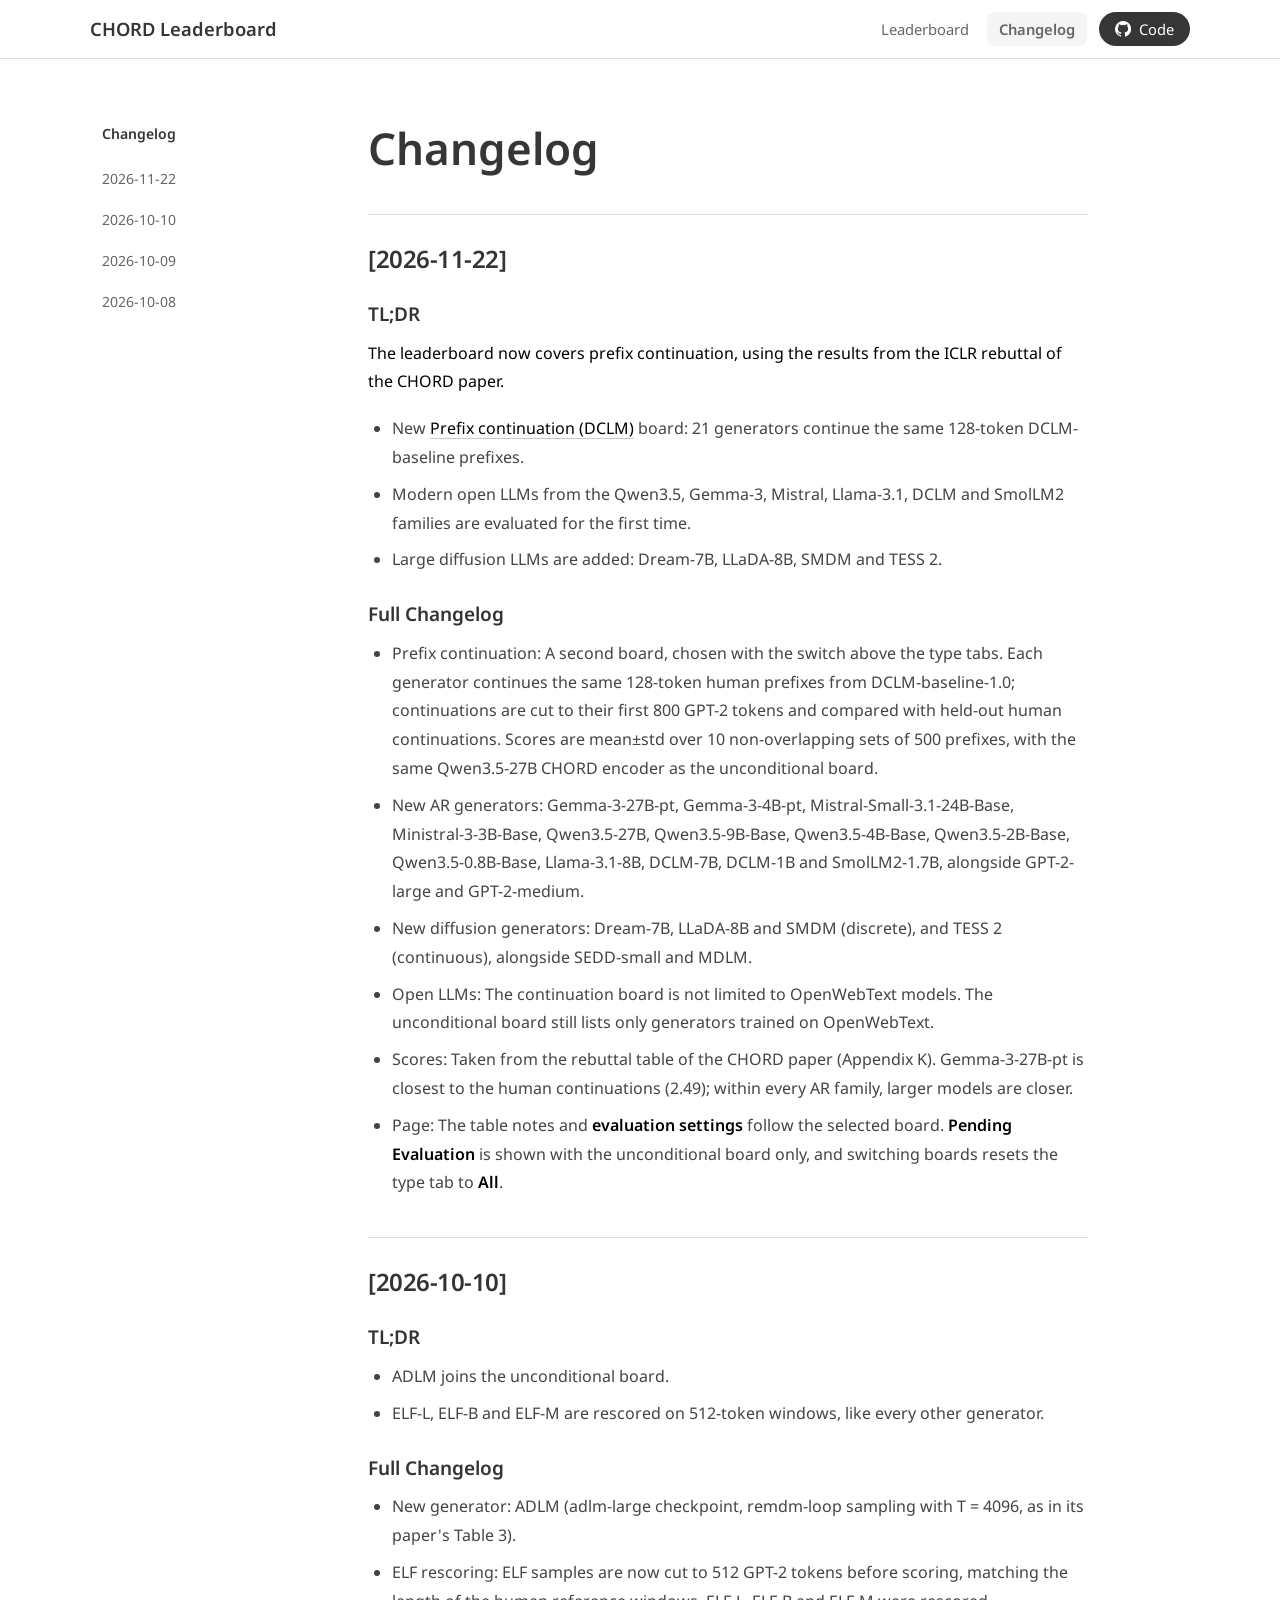
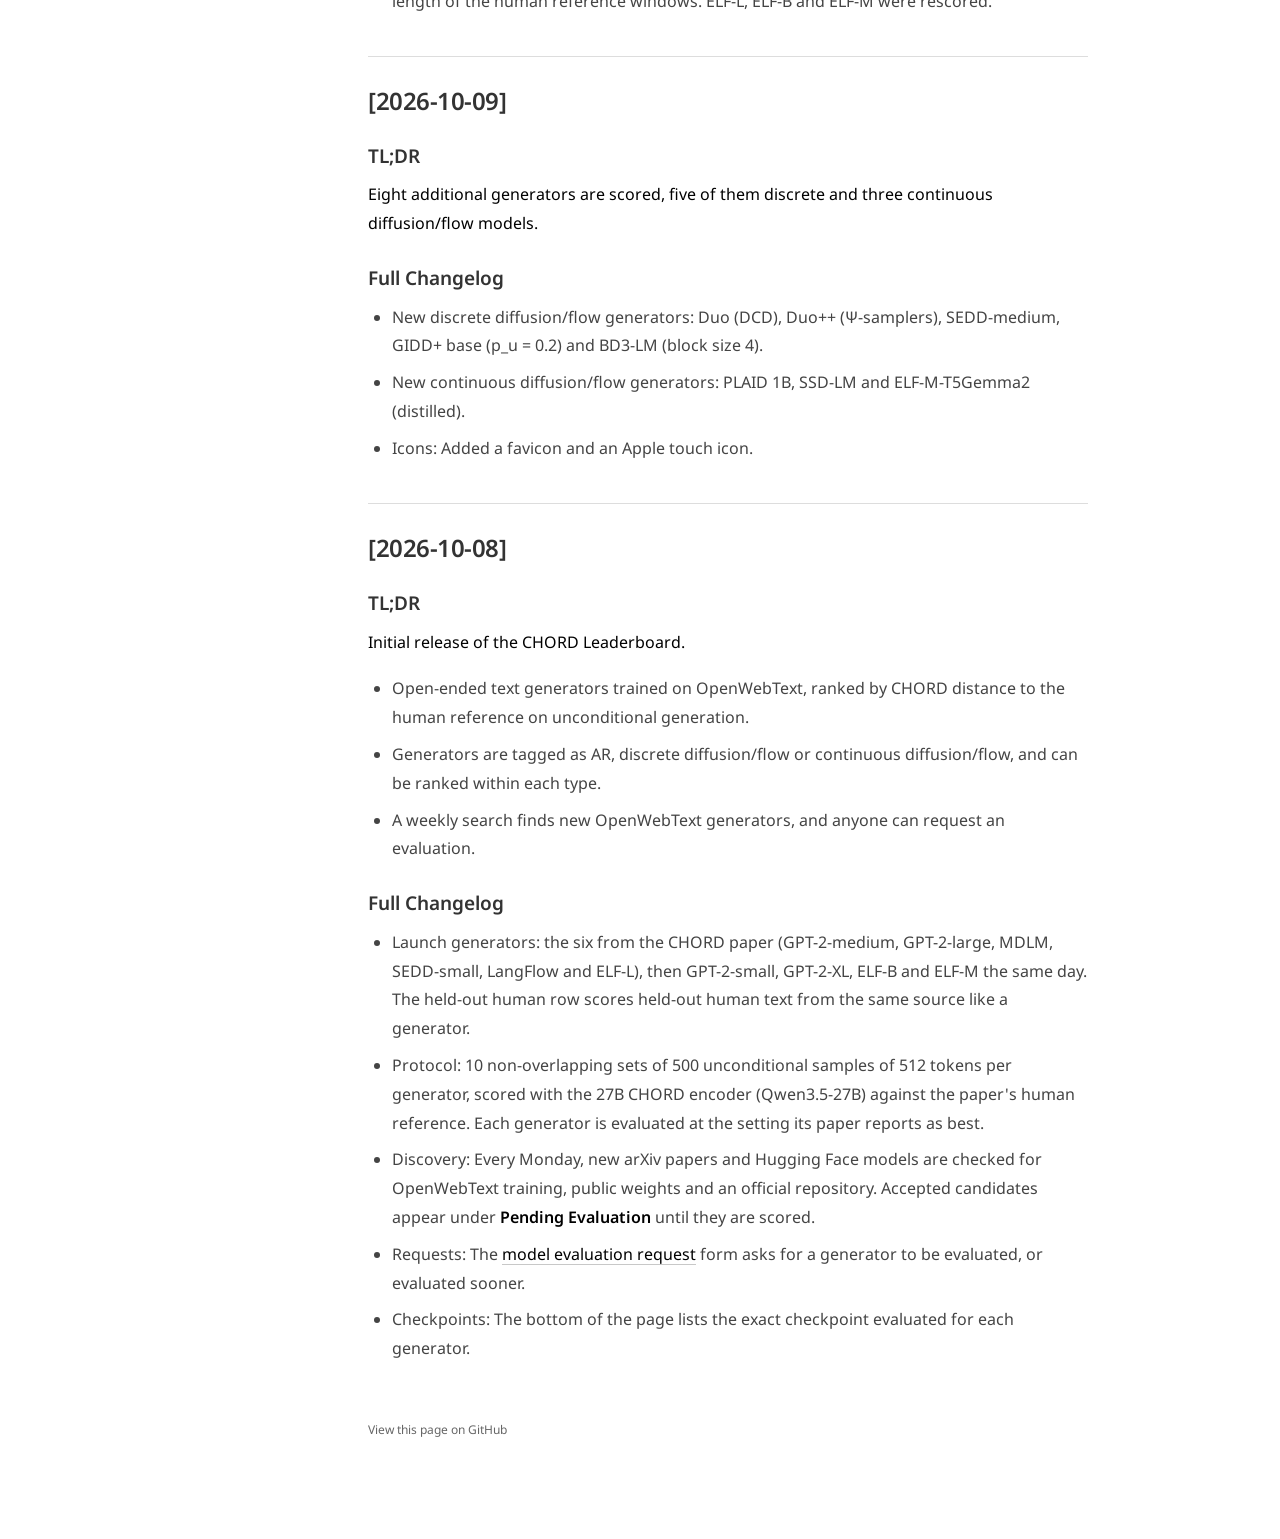
<file: site/changelog/index.html>
<!doctype html>
<html lang="en">
<head>
<meta charset="utf-8">
<meta name="viewport" content="width=device-width, initial-scale=1">
<title>Changelog · CHORD Leaderboard</title>
<meta name="description" content="What changed on the CHORD Leaderboard: new settings, newly scored generators and fixes.">
<link rel="icon" href="../favicon.svg" type="image/svg+xml">
<link rel="apple-touch-icon" href="../apple-touch-icon.png">
<link rel="stylesheet" href="https://fonts.googleapis.com/css?family=Google+Sans|Noto+Sans:400,600,700&display=swap">
<link rel="stylesheet" href="../style.css">
<link rel="stylesheet" href="changelog.css">
</head>
<body class="changelog-page">
<a class="skip-link" href="#main">Skip to content</a>
<header class="site-header">
  <a class="brand" href="../">CHORD Leaderboard</a>
  <nav class="header-nav" aria-label="Main navigation">
    <a href="../">Leaderboard</a>
    <span aria-current="page">Changelog</span>
    <a class="btn" href="https://github.com/MAPS-research/CHORD"><svg viewBox="0 0 16 16" aria-hidden="true"><path d="M8 0a8 8 0 0 0-2.53 15.59c.4.07.55-.17.55-.38v-1.33c-2.23.48-2.7-1.07-2.7-1.07-.36-.92-.89-1.17-.89-1.17-.73-.5.06-.49.06-.49.8.06 1.23.83 1.23.83.72 1.22 1.88.87 2.34.66.07-.52.28-.87.5-1.07-1.78-.2-3.65-.89-3.65-3.95 0-.87.31-1.59.82-2.15-.08-.2-.36-1.02.08-2.12 0 0 .67-.21 2.2.82a7.6 7.6 0 0 1 4 0c1.53-1.04 2.2-.82 2.2-.82.44 1.1.16 1.92.08 2.12.51.56.82 1.28.82 2.15 0 3.07-1.87 3.75-3.65 3.95.29.25.54.73.54 1.48v2.2c0 .21.15.46.55.38A8 8 0 0 0 8 0z"/></svg>Code</a>
  </nav>
</header>

<div class="changelog-layout">
  <aside class="changelog-sidebar">
    <a class="changelog-label" href="#top">Changelog</a>
    <nav aria-label="Updates">
      <a href="#2026-11-22">2026-11-22</a>
      <a href="#2026-10-10">2026-10-10</a>
      <a href="#2026-10-09">2026-10-09</a>
      <a href="#2026-10-08">2026-10-08</a>
    </nav>
  </aside>

  <main id="main" class="changelog-article">
    <h1>Changelog</h1>

    <h2 id="2026-11-22">[2026-11-22]</h2>
    <h3>TL;DR</h3>
    <p>The leaderboard now covers prefix continuation, using the results from the ICLR rebuttal of the CHORD paper.</p>
    <ul>
      <li>New <a href="../">Prefix continuation (DCLM)</a> board: 21 generators continue the same 128-token DCLM-baseline prefixes.</li>
      <li>Modern open LLMs from the Qwen3.5, Gemma-3, Mistral, Llama-3.1, DCLM and SmolLM2 families are evaluated for the first time.</li>
      <li>Large diffusion LLMs are added: Dream-7B, LLaDA-8B, SMDM and TESS 2.</li>
    </ul>
    <h3>Full Changelog</h3>
    <ul>
      <li>Prefix continuation: A second board, chosen with the switch above the type tabs. Each generator continues the same 128-token human prefixes from DCLM-baseline-1.0; continuations are cut to their first 800 GPT-2 tokens and compared with held-out human continuations. Scores are mean±std over 10 non-overlapping sets of 500 prefixes, with the same Qwen3.5-27B CHORD encoder as the unconditional board.</li>
      <li>New AR generators: Gemma-3-27B-pt, Gemma-3-4B-pt, Mistral-Small-3.1-24B-Base, Ministral-3-3B-Base, Qwen3.5-27B, Qwen3.5-9B-Base, Qwen3.5-4B-Base, Qwen3.5-2B-Base, Qwen3.5-0.8B-Base, Llama-3.1-8B, DCLM-7B, DCLM-1B and SmolLM2-1.7B, alongside GPT-2-large and GPT-2-medium.</li>
      <li>New diffusion generators: Dream-7B, LLaDA-8B and SMDM (discrete), and TESS 2 (continuous), alongside SEDD-small and MDLM.</li>
      <li>Open LLMs: The continuation board is not limited to OpenWebText models. The unconditional board still lists only generators trained on OpenWebText.</li>
      <li>Scores: Taken from the rebuttal table of the CHORD paper (Appendix K). Gemma-3-27B-pt is closest to the human continuations (2.49); within every AR family, larger models are closer.</li>
      <li>Page: The table notes and <b>evaluation settings</b> follow the selected board. <b>Pending Evaluation</b> is shown with the unconditional board only, and switching boards resets the type tab to <b>All</b>.</li>
    </ul>

    <h2 id="2026-10-10">[2026-10-10]</h2>
    <h3>TL;DR</h3>
    <ul>
      <li>ADLM joins the unconditional board.</li>
      <li>ELF-L, ELF-B and ELF-M are rescored on 512-token windows, like every other generator.</li>
    </ul>
    <h3>Full Changelog</h3>
    <ul>
      <li>New generator: ADLM (adlm-large checkpoint, remdm-loop sampling with T = 4096, as in its paper's Table 3).</li>
      <li>ELF rescoring: ELF samples are now cut to 512 GPT-2 tokens before scoring, matching the length of the human reference windows. ELF-L, ELF-B and ELF-M were rescored.</li>
    </ul>

    <h2 id="2026-10-09">[2026-10-09]</h2>
    <h3>TL;DR</h3>
    <p>Eight additional generators are scored, five of them discrete and three continuous diffusion/flow models.</p>
    <h3>Full Changelog</h3>
    <ul>
      <li>New discrete diffusion/flow generators: Duo (DCD), Duo++ (Ψ-samplers), SEDD-medium, GIDD+ base (p_u = 0.2) and BD3-LM (block size 4).</li>
      <li>New continuous diffusion/flow generators: PLAID 1B, SSD-LM and ELF-M-T5Gemma2 (distilled).</li>
      <li>Icons: Added a favicon and an Apple touch icon.</li>
    </ul>

    <h2 id="2026-10-08">[2026-10-08]</h2>
    <h3>TL;DR</h3>
    <p>Initial release of the CHORD Leaderboard.</p>
    <ul>
      <li>Open-ended text generators trained on OpenWebText, ranked by CHORD distance to the human reference on unconditional generation.</li>
      <li>Generators are tagged as AR, discrete diffusion/flow or continuous diffusion/flow, and can be ranked within each type.</li>
      <li>A weekly search finds new OpenWebText generators, and anyone can request an evaluation.</li>
    </ul>
    <h3>Full Changelog</h3>
    <ul>
      <li>Launch generators: the six from the CHORD paper (GPT-2-medium, GPT-2-large, MDLM, SEDD-small, LangFlow and ELF-L), then GPT-2-small, GPT-2-XL, ELF-B and ELF-M the same day. The held-out human row scores held-out human text from the same source like a generator.</li>
      <li>Protocol: 10 non-overlapping sets of 500 unconditional samples of 512 tokens per generator, scored with the 27B CHORD encoder (Qwen3.5-27B) against the paper's human reference. Each generator is evaluated at the setting its paper reports as best.</li>
      <li>Discovery: Every Monday, new arXiv papers and Hugging Face models are checked for OpenWebText training, public weights and an official repository. Accepted candidates appear under <b>Pending Evaluation</b> until they are scored.</li>
      <li>Requests: The <a href="https://github.com/MAPS-research/CHORD-Leaderboard/issues/new?template=model-request.yml">model evaluation request</a> form asks for a generator to be evaluated, or evaluated sooner.</li>
      <li>Checkpoints: The bottom of the page lists the exact checkpoint evaluated for each generator.</li>
    </ul>

    <a class="changelog-source" href="https://github.com/MAPS-research/CHORD-Leaderboard/blob/main/site/changelog/index.html">View this page on GitHub</a>
  </main>
</div>
</body>
</html>
</file>
<file: site/style.css>
/* Layout: SimpleBench / academic project page: centered title block with dark pill buttons, grey introduction band, 800px leaderboard table with tabs. Single light theme, like the reference. */
:root {
  --bg: #ffffff;
  --ink: #000000;
  --title: #363636;
  --heading: #333333;
  --muted: #666666;
  --band: #f5f5f5;
  --th: #f2f2f2;
  --zebra: #f9f9f9;
  --line: #dddddd;
  --link: #0077b6;
  --link-hover: #005f86;
  --button: #363636;
  --font-title: "Google Sans", "Noto Sans", -apple-system, "Segoe UI", Roboto, sans-serif;
  --font-body: "Noto Sans", -apple-system, "Segoe UI", Roboto, sans-serif;
  color-scheme: light;
}
* { box-sizing: border-box; }
[hidden] { display: none !important; }  /* sections toggled by the setting switch set their own display */
html { background: var(--bg); }
body { margin: 0; background: var(--bg); color: var(--ink); font: 400 16px/1.5 var(--font-body); }
a { color: var(--link); text-decoration: none; }
a:hover { color: var(--link-hover); text-decoration: underline; }
a:focus-visible, button:focus-visible { outline: 2px solid var(--link); outline-offset: 2px; }

/* Site header shared by the leaderboard and changelog pages. */
.skip-link { position: absolute; left: -9999px; top: 8px; background: var(--button); color: #ffffff; padding: 8px 14px; border-radius: 6px; z-index: 10; }
.skip-link:focus { left: 12px; }

.site-header { position: sticky; top: 0; z-index: 5; display: flex; align-items: center; justify-content: space-between; gap: 16px;
  padding: 12px max(20px, calc((100% - 1100px) / 2)); background: rgba(255, 255, 255, 0.92); backdrop-filter: blur(8px);
  border-bottom: 1px solid var(--line); }
.brand { font: 600 1.15rem/1.2 var(--font-title); color: var(--title); white-space: nowrap; }
.brand:hover { color: var(--title); text-decoration: none; }
.header-nav { display: flex; align-items: center; gap: 6px; font-size: 0.92rem; }
.header-nav :is(a:not(.btn), span) { padding: 6px 12px; border-radius: 8px; color: var(--muted); }
.header-nav a:not(.btn):hover, .header-nav a[aria-current="page"] { color: var(--heading); background: var(--band); text-decoration: none; }
.header-nav [aria-current="page"] { color: var(--heading); background: var(--band); font-weight: 600; cursor: default; }
.header-nav .btn { margin-left: 6px; padding: 6px 16px; font-size: 0.92rem; }

.hero { padding-inline: 20px; padding-block: 48px 40px; text-align: center; display: grid; gap: 14px; justify-items: center; }
.hero h1 { font: 600 3rem/1.125 var(--font-title); color: var(--title); margin: 0; }
.hero h3 { font: 600 2rem/1.2 var(--font-title); color: var(--title); margin: 0; max-width: 24ch; text-wrap: balance; }
.authors { font: 400 1.25rem/1.4 var(--font-title); color: var(--title); }
.authors a { color: hsl(204, 86%, 53%); }
.modified { font-size: 0.9em; color: var(--muted); }
.author-block { display: inline-block; margin: 0 6px; }
.authors sup, .affiliations sup, .author-notes sup { font-size: 0.65em; }
.affiliations { font: 400 1.05rem/1.4 var(--font-title); color: var(--title); }
.author-notes { font-size: 0.85em; color: var(--muted); }
td.status { text-align: center; color: var(--muted); padding-block: 28px; }
.leaderboard.pending { padding-top: 0; }
.pending-note { color: var(--muted); font-size: 0.9em; text-align: center; margin: 0 0 16px; }
.buttons { display: flex; flex-wrap: wrap; gap: 10px; justify-content: center; margin-top: 6px; }
.btn { display: inline-flex; align-items: center; gap: 8px; background: var(--button); color: #ffffff; border-radius: 999px; padding: 8px 20px; font: 400 1rem/1.5 var(--font-body); }
.btn:hover { color: #ffffff; text-decoration: none; background: #2b2b2b; }
.btn svg { width: 16px; height: 16px; fill: currentColor; }
.btn.glow { box-shadow: 0 0 15px rgba(0, 119, 182, 0.5), 0 0 30px rgba(0, 119, 182, 0.3); transition: box-shadow 0.3s ease, transform 0.2s ease; }
.btn.glow:hover { box-shadow: 0 0 20px rgba(0, 119, 182, 0.7), 0 0 40px rgba(0, 119, 182, 0.5); transform: translateY(-2px); }

.intro { background: var(--band); padding-inline: 20px; padding-block: 48px; }
.intro-inner { max-width: 768px; margin: 0 auto; display: grid; gap: 16px; }
.intro h2, .leaderboard h2 { font: 600 2rem/1.125 var(--font-title); color: var(--heading); text-align: center; margin: 0; }
.intro p { margin: 0; text-align: justify; }

.leaderboard { max-width: 1080px; margin: 0 auto; padding-inline: 20px; padding-block: 48px 64px; display: grid; gap: 0; }
.leaderboard h2 { margin-bottom: 20px; }
.tabs { display: flex; flex-wrap: wrap; gap: 0; margin-bottom: -1px; position: relative; z-index: 1; }
.tab { padding: 8px 20px; font: 400 0.9em var(--font-body); background: var(--zebra); color: var(--muted); border: 1px solid var(--line); border-radius: 6px 6px 0 0; cursor: pointer; transition: background-color 0.2s ease, color 0.2s ease; }
.tab:hover { background: var(--th); color: var(--heading); }
.tab[aria-selected="true"] { background: var(--th); color: var(--heading); font-weight: 600; border-bottom-color: var(--th); }
.table-wrap { box-shadow: 0 0 20px rgba(200, 200, 200, 0.3); }
table { width: 100%; border-collapse: collapse; }
th, td { padding: 14px 18px; text-align: left; border-bottom: 1px solid var(--line); }
th { background: var(--th); color: var(--heading); font-weight: 700; vertical-align: bottom; line-height: 1.3; }
th small { font-weight: 400; color: var(--muted); }
th.center, td.center { text-align: center; }
th button { all: unset; cursor: pointer; }
th button[aria-sort="ascending"]::after { content: " ▲"; font-size: 0.7em; }
th button[aria-sort="descending"]::after { content: " ▼"; font-size: 0.7em; }
tbody tr:nth-child(even):not(.group) { background: var(--zebra); }
td { font-variant-numeric: tabular-nums; }
td.score, td.col-params, td.col-date, td.col-links { white-space: nowrap; }
.meta { display: none; font-size: 0.8em; color: var(--muted); margin-top: 2px; }
.meta a + a { margin-left: 10px; }
.rank { font-weight: 700; color: var(--link); }
.score { font-weight: 600; white-space: nowrap; }
.score small { font-weight: 400; color: var(--muted); }
.links a + a { margin-left: 12px; }
tr.human td { font-weight: 600; }
.tag { display: inline-block; margin-left: 8px; padding: 1px 8px; border-radius: 4px; font-size: 0.75em; font-weight: 600; white-space: nowrap; vertical-align: 1px; }
.tag.ar { background: #e6f1fa; color: #0077b6; }
.tag.discrete { background: #fbefe3; color: #a8521a; }
.tag.continuous { background: #e8f4ec; color: #2c7a4b; }
.settings-switch { justify-self: center; display: inline-flex; margin: -4px 0 22px; border: 1px solid var(--button); border-radius: 999px; overflow: hidden; }
.setting { all: unset; cursor: pointer; white-space: nowrap; padding: 7px 18px; font: 400 0.9rem/1.4 var(--font-body); color: var(--button); transition: background-color 0.2s ease, color 0.2s ease; }
.setting small { color: inherit; opacity: 0.7; }
.setting + .setting { border-left: 1px solid var(--button); }
.setting:hover { background: var(--th); }
.setting[aria-pressed="true"] { background: var(--button); color: #ffffff; }
.setting:focus-visible { outline: 2px solid var(--link); outline-offset: -3px; }
.tab-note { font-size: 0.78em; color: var(--muted); margin: 12px 0 0; line-height: 1.55; }
.settings-button { justify-self: start; font: 400 0.8em var(--font-body); color: var(--link); background: none; border: none; cursor: pointer; margin-top: 10px; padding: 0; text-decoration: underline; }
.settings-info { font-size: 0.8em; margin-top: 10px; color: var(--heading); background: var(--th); padding: 10px; border-radius: 5px; line-height: 1.6; }
@media (max-width: 640px) {
  .hero h1 { font-size: 2.25rem; } .hero h3 { font-size: 1.5rem; } .intro h2, .leaderboard h2 { font-size: 1.6rem; }
  .col-params, .col-date, .col-links { display: none; }
  .meta { display: block; }
  th, td { padding: 10px 8px; }
  .setting { padding: 6px 12px; font-size: 0.8rem; } .setting small { display: none; }
  .site-header { padding-inline: 16px; }
  .header-nav .btn { display: none; }
  .brand { font-size: 1rem; }
  .header-nav { gap: 2px; font-size: 0.85rem; }
  .header-nav :is(a:not(.btn), span) { padding: 6px 8px; }
}
</file>
<file: site/changelog/changelog.css>
/* Changelog page: a sticky list of updates on the left and the entries on the right, newest first.
   Uses the palette and fonts of ../style.css. */
html { scroll-behavior: smooth; }
@media (prefers-reduced-motion: reduce) { html { scroll-behavior: auto; } }
.changelog-layout { width: min(1100px, calc(100% - 64px)); margin: 64px auto 96px; display: grid;
  grid-template-columns: 210px minmax(0, 720px); gap: 68px; align-items: start; }
.changelog-sidebar { position: sticky; top: 96px; font-size: 14px; max-height: calc(100svh - 128px); overflow-y: auto; }
.changelog-label { display: block; margin: 0 12px 16px; color: var(--heading); font-weight: 600; }
.changelog-label:hover { color: var(--heading); text-decoration: none; }
.changelog-sidebar nav { display: grid; gap: 4px; }
.changelog-sidebar nav a { padding: 8px 12px; border-radius: 8px; color: var(--muted); font-variant-numeric: tabular-nums; }
.changelog-sidebar nav a:hover { color: var(--heading); background: var(--band); text-decoration: none; }

.changelog-article { min-width: 0; font-size: 16px; line-height: 1.8; }
.changelog-article h1 { font: 600 clamp(32px, 4vw, 44px)/1.15 var(--font-title); color: var(--title); margin: 0 0 24px; }
.changelog-article h2 { font: 600 24px/1.3 var(--font-title); color: var(--heading); letter-spacing: -0.02em; margin: 40px 0 16px;
  padding-top: 28px; border-top: 1px solid var(--line); font-variant-numeric: tabular-nums; }
.changelog-article h3 { font: 600 19px/1.3 var(--font-title); color: var(--heading); margin: 28px 0 12px; }
.changelog-article :is(h1, h2, h3) { scroll-margin-top: 88px; }
.changelog-article p { margin: 0 0 18px; }
.changelog-article ul { padding-left: 24px; margin: 0 0 20px; color: #444444; }
.changelog-article li + li { margin-top: 8px; }
.changelog-article b { color: var(--ink); font-weight: 600; }
.changelog-article a:not(.changelog-source) { color: var(--ink); text-decoration: underline; text-decoration-color: #c8c8c8; text-underline-offset: 4px; }
.changelog-article a:not(.changelog-source):hover { text-decoration-color: currentColor; }
.changelog-source { display: inline-block; margin-top: 36px; font-size: 12px; color: var(--muted); }

@media (max-width: 900px) {
  .changelog-layout { gap: 32px; grid-template-columns: 180px minmax(0, 1fr); }
}
@media (max-width: 680px) {
  .changelog-layout { width: calc(100% - 40px); display: block; margin-top: 32px; }
  .changelog-sidebar { position: static; max-height: none; border-bottom: 1px solid var(--line); padding-bottom: 22px; margin-bottom: 32px; }
  .changelog-label { margin-left: 0; margin-bottom: 10px; }
  .changelog-sidebar nav { grid-template-columns: repeat(2, minmax(0, 1fr)); font-size: 13px; gap: 2px; }
  .changelog-sidebar nav a { padding: 8px; }
  .changelog-article { font-size: 15px; }
}
</file>
